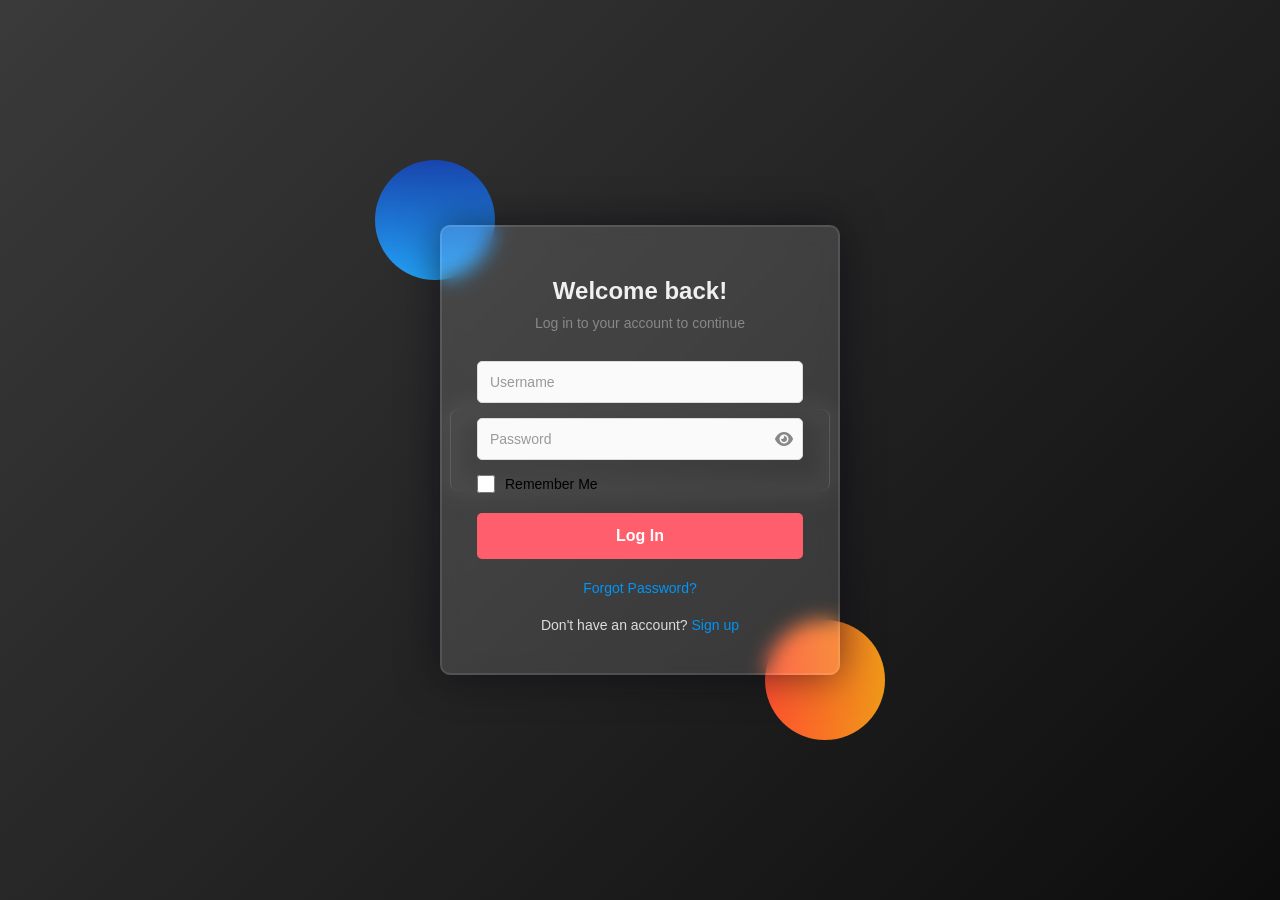
<file: index.html>
<!DOCTYPE html>
<html lang="en">
<head>
  <meta charset="UTF-8">
  <meta name="viewport" content="width=device-width, initial-scale=1.0">
  <title>Login - Instagram</title>
  <link rel="stylesheet" href="login interface/styles.css">
  <!-- Add Font Awesome for the eye icon -->
  <link rel="stylesheet" href="https://cdnjs.cloudflare.com/ajax/libs/font-awesome/6.0.0/css/all.min.css">
</head>
<body>
  <div class="background">
    <div class="shape"></div>
    <div class="shape"></div>
  </div>
  <div class="login-container">
    <div class="login-form">
      <h2>Welcome back!</h2>
      <p class="subtext">Log in to your account to continue</p>

      <!-- Login Form -->
      <form id="loginForm">
        <div class="input-group">
          <input type="text" id="username" placeholder="Username" required>
        </div>
        <div class="input-group password-group">
          <input type="password" id="password" placeholder="Password" required>
          <!-- Eye icon for toggling password visibility -->
          <i class="fas fa-eye" id="togglePassword"></i>
        </div>

        <!-- Remember Me Checkbox -->
        <div class="remember-me">
          <input type="checkbox" id="rememberMe">
          <label for="rememberMe">Remember Me</label>
        </div>

        <!-- Login Button -->
        <button type="submit" id="loginBtn" class="login-btn">Log In</button>

        <!-- Forgot Password Link -->
        <div class="forgot-password">
          <a href="login interface/forgot/index.html">Forgot Password?</a>
        </div>
      </form>

      <div class="signup-prompt">
        <p>Don't have an account? <a href="login interface/sign up/index.html">Sign up</a></p>
      </div>
    </div>
  </div>

  <script src="login interface/script.js"></script>
</body>
</html>
</file>
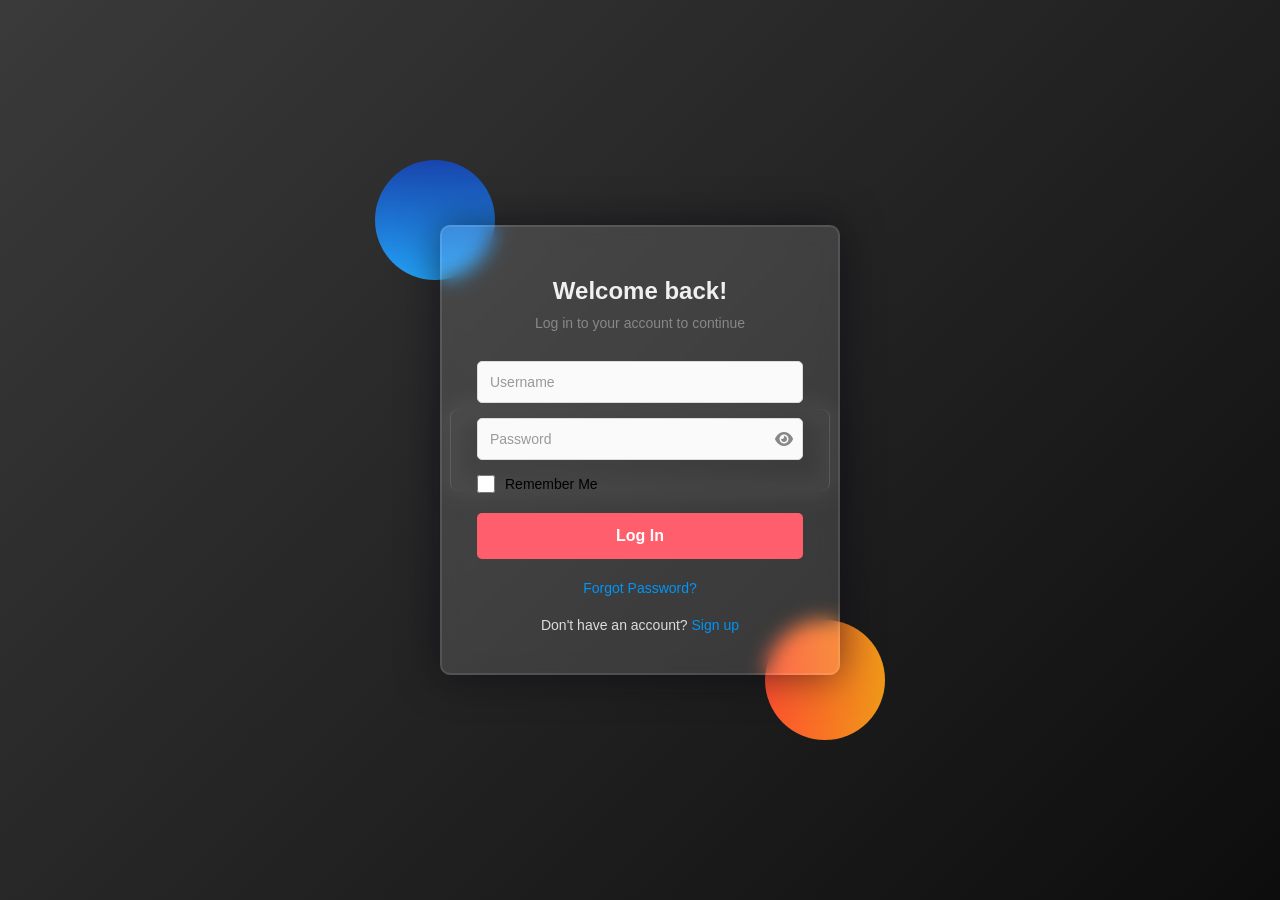
<file: login interface/dashboard/index.html>
<!DOCTYPE html>
<html lang="en">

<head>
    <meta charset="UTF-8">
    <meta name="viewport" content="width=device-width, initial-scale=1.0">
    <title>Dashboard</title>
    <link rel="stylesheet" href="dashboard.css">
    <link href="https://cdnjs.cloudflare.com/ajax/libs/font-awesome/6.0.0-beta3/css/all.min.css" rel="stylesheet">
</head>

<body>
    <div class="sidebar">
        <ul>
            <li><button class="sidbtn" id="homeLink"><i class="fas fa-home"></i> Home</button></li>
            <li><button class="sidbtn" id="settingsLink"><i class="fas fa-cogs"></i> Settings</button></li>
            <li><button class="sidbtn" id="coursesLink"><i class="fas fa-book"></i> Courses</button></li>
        </ul>
        <button id="logoutBtn" class="logout-btn"><i class="fas fa-sign-out-alt"></i> Logout</button>
    </div>

    <div class="content">
        <div id="homeContent" class="section">
            <h2>Welcome, <span id="usernameDisplay"></span></h2>
            <p>Email: <span id="emailDisplay"></span></p>
            <div>
                <h3>Your Profile Picture:</h3>
                <img id="profilePic" src="" alt="Profile Picture"
                    style="width: 100px; height: 100px; border-radius: 50%;" />
            </div>
        </div>

        <div id="settingsContent" class="section" style="display: none;">
            <h2>Settings</h2>
            <form id="settingsForm">
                <label for="newUsername">New Username:</label>
                <input type="text" id="newUsername">
                <label for="newPassword">New Password:</label>
                <div class="password-group">
                    <input type="password" id="newPassword">
                    <i class="fas fa-eye" id="toggleNewPassword"></i> <!-- Eye icon for new password -->
                </div>
                <button type="submit">Save Changes</button>
            </form>
        </div>

        <div id="coursesContent" class="section" style="display: none;">
            <h2>Your Courses</h2>
            <input type="file" id="fileInput" multiple style="display: none;">
            <button id="uploadBtn">Upload</button>
            <button id="downloadBtn">Download</button>
            <button id="renameBtn">Rename</button>
            <button id="shareBtn">Share</button>
            <button id="deleteBtn">Delete</button>
            <div id="fileSearch" style="margin-bottom: 10px;">
                <input type="text" id="fileSearchInput" placeholder="Search files...">
            </div>
            <div id="loadingSpinner" style="display: none;">
                <img src="spinner.gif" alt="Loading..." />
            </div>
            <div id="progressContainer" style="display: none;">
                <progress id="uploadProgress" value="0" max="100"></progress>
            </div>
            <div id="filesContainer">
                <h3>Uploaded Files</h3>
                <ul id="fileList">
                    <!-- Files will be dynamically listed here -->
                </ul>
            </div>
            <div id="noFilesMessage" style="display: none;">No files found</div>
        </div>
        <!-- Modal Structure -->
        <div id="fileModal" class="modal">
            <div class="modal-content">
                <span class="close-btn">&times;</span>
                <h3>File Preview</h3>
                <div id="modalContent"></div>
            </div>
        </div>
    </div>

    <script src="dashboard.js"></script>
</body>

</html>
</file>
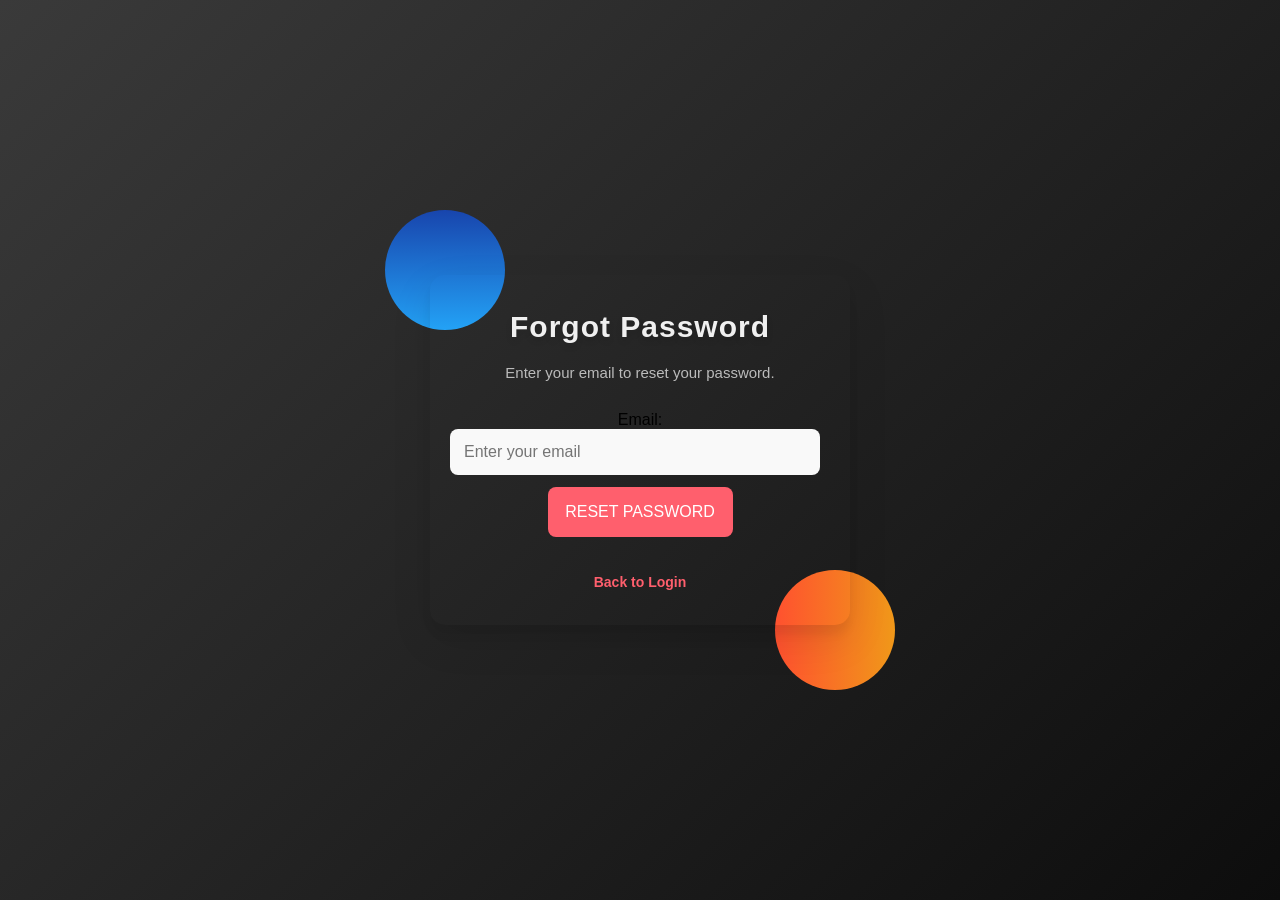
<file: login interface/forgot/index.html>
<!DOCTYPE html>
<html lang="en">
<head>
    <meta charset="UTF-8">
    <meta name="viewport" content="width=device-width, initial-scale=1.0">
    <title>Forgot Password</title>
    <link rel="stylesheet" href="forgot.css">
    <!-- Add Font Awesome for the eye icon -->
    <link rel="stylesheet" href="https://cdnjs.cloudflare.com/ajax/libs/font-awesome/6.0.0/css/all.min.css">
</head>
<body>
    <div class="background">
        <div class="shape"></div>
        <div class="shape"></div>
    </div>
    <div class="forgot-container">
        <h1>Forgot Password</h1>
        <p>Enter your email to reset your password.</p>
        <form id="forgotForm">
            <label for="emailOrUsername">Email:</label>
            <input type="text" id="emailOrUsername" placeholder="Enter your email" required>
            <button type="submit">Reset Password</button>
        </form>
        <p id="message"></p>
        <a href="../../index.html" class="back-link">Back to Login</a>
    </div>

    <!-- Security Question Modal -->
    <div id="securityModal" class="modal">
        <h2>Answer Security Question</h2>
        <form id="securityForm">
            <label for="selectedQuestion">Select Question</label>
            <select id="selectedQuestion" required>
                <option value="" disabled selected>Select a question</option>
            </select>
            <input type="text" id="securityAnswer" placeholder="Your Answer" required>
            <button type="submit">Submit</button>
            <button type="button" class="cancel-button">Cancel</button>
        </form>
    </div>

    <!-- New Password Modal -->
  
<div id="passwordModal" class="modal">
    <h2>Create a New Password</h2>
    <form id="newPasswordForm">
        <label for="newPassword">New Password</label>
        <div class="password-group">
            <input type="password" id="newPassword" placeholder="Enter new password" required>
            <i class="fas fa-eye" id="toggleNewPassword"></i> <!-- Eye icon for new password -->
        </div>
        <span id="newPasswordError" class="error"></span> <!-- Error message for new password -->

        <label for="confirmPassword">Confirm Password</label>
        <div class="password-group">
            <input type="password" id="confirmPassword" placeholder="Confirm new password" required>
            <i class="fas fa-eye" id="toggleConfirmPassword"></i> <!-- Eye icon for confirm password -->
        </div>
        <span id="confirmPasswordError" class="error"></span> <!-- Error message for confirm password -->

        <button type="submit">Save Password</button>
        <button type="button" class="cancel-button">Cancel</button>
    </form>
</div>

    <script src="forgot.js"></script>
</body>
</html>
</file>
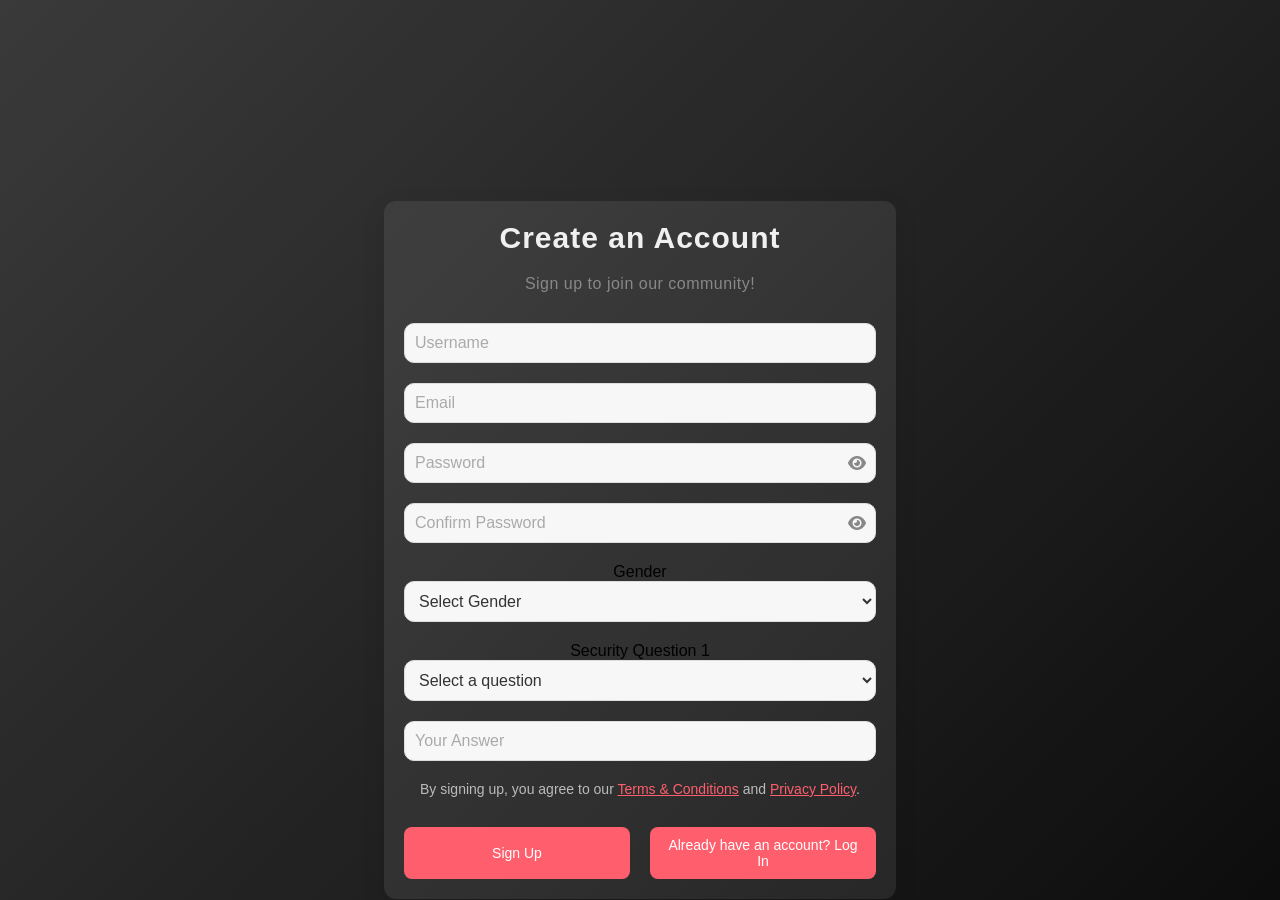
<file: login interface/sign up/index.html>
<!DOCTYPE html>
<html lang="en">
<head>
  <meta charset="UTF-8">
  <meta name="viewport" content="width=device-width, initial-scale=1.0">
  <title>Sign Up</title>
  <link rel="stylesheet" href="signup.css">
  <!-- Add Font Awesome for the eye icon -->
  <link rel="stylesheet" href="https://cdnjs.cloudflare.com/ajax/libs/font-awesome/6.0.0/css/all.min.css">
</head>
<body>
  <div class="signup-container">
    <div class="signup-form">
      <h2>Create an Account</h2>
      <p class="subtext">Sign up to join our community!</p>
      <form id="signupForm">
        <div class="input-group">
          <input type="text" id="username" placeholder="Username" required>
          <span class="error-message" id="username-error"></span>
        </div>
        <div class="input-group">
          <input type="email" id="email" placeholder="Email" required>
          <span class="error-message" id="email-error"></span>
        </div>
        <div class="input-group">
          <div class="password-group">
            <input type="password" id="password" placeholder="Password" required>
            <i class="fas fa-eye" id="togglePassword"></i> <!-- Eye icon for password -->
          </div>
          <span class="error-message" id="password-error"></span>
        </div>
        <div class="input-group">
          <div class="password-group">
            <input type="password" id="confirmPassword" placeholder="Confirm Password" required>
            <i class="fas fa-eye" id="toggleConfirmPassword"></i> <!-- Eye icon for confirm password -->
          </div>
          <span class="error-message" id="confirmPassword-error"></span>
        </div>

        <!-- Gender Field -->
        <div class="gender-group">
          <label for="gender">Gender</label>
          <select id="gender" required>
            <option value="" disabled selected>Select Gender</option>
            <option value="male">Male</option>
            <option value="female">Female</option>
            <option value="other">Other</option>
          </select>
          <span class="error-message" id="gender-error"></span>
        </div>

        <!-- Security Questions -->
        <div class="input-group">
          <label for="question1" style="margin:20px;">Security Question 1</label>
          <select id="question1" required>
            <option value="" disabled selected>Select a question</option>
            <option value="What is your favorite color?">What is your favorite color?</option>
            <option value="What is your mother's maiden name?">What is your mother's maiden name?</option>
            <option value="What was the name of your first pet?">What was the name of your first pet?</option>
            <option value="What is your favorite food?">What is your favorite food?</option>
          </select>
          <input style="margin-top: 20px;" type="text" id="answer1" placeholder="Your Answer" required>
        </div>

        <div class="terms-privacy">
          <p>By signing up, you agree to our 
            <a href="#">Terms & Conditions</a> and 
            <a href="#">Privacy Policy</a>.
          </p>
        </div>

        <div class="button-container">
          <button type="submit" id="signupBtn">Sign Up</button>
          <button type="button" id="loginBtn">Already have an account? Log In</button>
        </div>
      </form>
    </div>
  </div>

  <script src="script.js"></script>
</body>
</html>
</file>
<file: login interface/styles.css>
/* Reset some default styles */
* {
    margin: 0;
    padding: 0;
    box-sizing: border-box;
    font-family: 'Segoe UI', Tahoma, Geneva, Verdana, sans-serif;
  }
  
  /* Body styles */
  body {
    font-family: 'Segoe UI', Tahoma, Geneva, Verdana, sans-serif;
    background: linear-gradient(135deg, #3a3a3a, #0d0d0d); /* Softer gradient */
    height: 100vh;
    display: flex;
    justify-content: center;
    align-items: center;
    
    overflow: hidden; /* Prevent scrolling */
  }
  .background{
    width: 330px;
    height: 420px;
    position: absolute;
    transform: translate(-50%,-50%);
    left: 50%;
    top: 50%;
}
.background .shape{
    height: 120px;
    width: 120px;
    position: absolute;
    border-radius: 50%;
}
.shape:first-child{
    background: linear-gradient(
        #1845ad,
        #23a2f6
    );
    left: -100px;
    top: -80px;
}
.shape:last-child{
    background: linear-gradient(
        to right,
        #ff512f,
        #f09819
    );
    right: -80px;
    bottom: -80px;
}

  /* Login container */
  .login-container {
   
  padding: 40px;

    box-shadow: 0 10px 30px rgba(0, 0, 0, 0.1);
    border-radius: 8px;
    width: 380px;
    overflow: auto;
    text-align: center;
    border: 1px solid #dbdbdb;
  }
  
  .login-container h2 {
    font-size: 24px;
    margin-bottom: 10px;
    font-weight: 600;
    color: #f0f0f0;
  }
  .login-form{
height: 450px;
    width: 400px;
    background-color: rgba(255,255,255,0.13);
    position: absolute;
    transform: translate(-50%,-50%);
    top: 50%;
    left: 50%;
    border-radius: 10px;
    backdrop-filter: blur(10px);
    border: 2px solid rgba(255,255,255,0.1);
    box-shadow: 0 0 40px rgba(8,7,16,0.6);
    padding: 50px 35px;
  }
  /* Logo container */
  .logo-container img {
    width: 120px;
    margin-bottom: 30px;
  }
  
  /* Subtext */
  .subtext {
    font-size: 14px;
    color: #888;
    margin-bottom: 30px;
  }
  
  /* Input fields */
  .input-group {
    margin-bottom: 15px;
    text-align: left;
  }
  
  .input-group input {
    width: 100%;
    padding: 12px;
    border-radius: 5px;
    border: 1px solid #dbdbdb;
    font-size: 14px;
    color: #333;
    background-color: #fafafa;
    transition: border-color 0.3s ease-in-out;
  }
  
  .input-group input:focus {
    border-color: #0095f6;
    outline: none;
  }
  
  .input-group input::placeholder {
    color: #999;
  }
  
  /* Remember Me Checkbox */
  .remember-me {
    text-align: left;
    font-size: 14px;
    margin-bottom: 20px;
    display: flex;
    
    align-items: center;
  }
  
  .remember-me input {
    margin-right: 10px;
    width: 18px;
    height: 18px;
    cursor: pointer;
  }
  
  /* Login button */
  .login-btn {
    width: 100%;
    padding: 14px;
    background-color: #ff5f6d;
    border: none;
    color: white;
    font-size: 16px;
    font-weight: bold;
    border-radius: 5px;
    cursor: pointer;
    transition: background-color 0.3s ease-in-out;
  }
  
  .login-btn:hover {
    background-color: #ffc3a0; /* Hover effect */
    transform: translateY(-3px);
    box-shadow: 0 8px 16px rgba(255, 95, 109, 0.3);
  }
  
  /* Forgot password link */
  .forgot-password {
    margin-top: 20px;
  }
  
  .forgot-password a {
    font-size: 14px;
    color: #0095f6;
    text-decoration: none;
    transition: text-decoration 0.3s ease-in-out;
  }
  
  .forgot-password a:hover {
    text-decoration: underline;
  }
  
  /* Sign up prompt */
  .signup-prompt {
    margin-top: 20px;
    font-size: 14px;
    color: #ddd;
  }
  
  .signup-prompt a {
    color: #0095f6;
    text-decoration: none;
  }
  
  .signup-prompt a:hover {
    text-decoration: underline;
  }
  /* Style for the password input group */
.password-group {
    position: relative;
  }
  
  /* Style for the password input */
  .password-group input {
    width: 100%;
    padding-right: 40px; /* Add space for the eye icon */
  }
  
  /* Style for the eye icon */
  .password-group #togglePassword {
    position: absolute;
    right: 10px;
    top: 50%;
    transform: translateY(-50%);
    cursor: pointer;
    color: #888;
  }
  
  /* Hover effect for the eye icon */
  .password-group #togglePassword:hover {
    color: #ddd;
  }
  
  /* Add responsiveness for small devices */
  @media (max-width: 400px) {
    .login-container {
      width: 90%;
      padding: 30px;
    }
  
    .logo-container img {
      width: 100px;
    }
  
    .login-btn {
      font-size: 14px;
    }
  }
</file>
<file: login interface/dashboard/dashboard.css>
/* General Styles */
body {
    font-family: 'Poppins', sans-serif;
    margin: 0;
    padding: 0;
    display: flex;
    background: linear-gradient(135deg, #3a3a3a, #0d0d0d); /* Softer gradient */
    color: #eeeeee;
    min-height: 100vh;
    transition: background-color 0.3s ease, color 0.3s ease;
}



/* Sidebar Styles */
.sidebar {
    width: 250px;
    background: linear-gradient(135deg, #3a3a3a, #0d0d0d); /* Softer gradient */
    color: white;
    padding: 20px;
    height: 100vh;
    box-shadow: 2px 0 10px rgba(0, 0, 0, 0.2);
    position: fixed;
    left: 0;
    top: 0;
}

.sidebar ul {
    list-style-type: none;
    padding: 0;
    margin-top: 20px;
}



.sidbtn i,.logout-btn i {
    margin-right: 20px; /* Add space between icon and text */
    font-size: 18px;    /* Adjust icon size */
}

.sidbtn,.logout-btn{
    background-color: #ff5f6d;
    color: white;
    border: none;
    padding: 12px;
    width: 100%;
    cursor: pointer;
    margin-bottom: 20px;
    border-radius: 5px;
    font-size: 16px;
    text-decoration: none;
    transition: background 0.3s ease, transform 0.3s ease;
}
.sidbtn:hover,.logout-btn:hover {
    background-color: #ffc3a0;
    transform: scale(1.05);
}


/* Content Styles */
.content {
   
    flex-grow: 1;
    padding: 40px;
    margin-left: 250px;
    border-radius: 15px;
    box-shadow: 0 0 20px rgba(0, 0, 0, 0.1);
    margin: 20px 20px 20px 270px;
    transition: background-color 0.3s ease, box-shadow 0.3s ease;
}


/* Section Transitions */
.section {
    display: none;
    animation: fadeIn 0.5s ease;
}

.section.active {
    display: block;
}

@keyframes fadeIn {
    from {
        opacity: 0;
    }
    to {
        opacity: 1;
    }
}

/* Home Section */
#homeContent {
    display: flex;
    justify-content: space-between;
    align-items: center;
    flex-direction: column;
    padding-top: 20px;
    text-align: center;
}

#homeContent h2 {
    color: #dfe6ee;
    font-size: 28px;
    margin-bottom: 20px;
}

#homeContent p {
    font-size: 18px;
    color: #aaaaaa;
}

#homeContent .profile-container {
    position: absolute;
    top: 20px;
    right: 20px;
    text-align: center;
}

#profilePic {
    width: 120px;
    height: 120px;
    border-radius: 50%;
    border: 4px solid #1abc9c;
    box-shadow: 0 0 15px rgba(26, 188, 156, 0.3);
}

/* Settings Section */
#settingsContent h2 {
    color: #dfe6ee;
    font-size: 28px;
    margin-bottom: 20px;
    align-items: center;
}

#settingsForm {
    display: flex;
    flex-direction: column;
    gap: 15px;
    margin-left: 100px;
    align-items: center;
    max-width: 400px;
}

#settingsForm label {
    font-weight: bold;
    color: #aaaaaa;
}

#settingsForm input {
    padding: 12px;
    border: 1px solid #ddd;
    border-radius: 8px;
    font-size: 16px;
    transition: border-color 0.3s ease;
}

#settingsForm input:focus {
    border-color: #1abc9c;
    outline: none;
}

#settingsForm button {
    background-color: #ff5f6d;
    color: white;
    border: none;
    padding: 12px;
    cursor: pointer;
    border-radius: 8px;
    font-size: 16px;
    transition: background 0.3s ease, transform 0.3s ease;
}

#settingsForm button:hover {
    background-color: #ffc3a0; 
    transform: scale(1.05);
}

#themeToggle {
    margin-left: 10px;
    cursor: pointer;
}

/* Courses Section */
#coursesContent h2 {
    color: #dfe6ee;
    font-size: 28px;
    margin-bottom: 20px;
}

#uploadBtn, #downloadBtn, #renameBtn, #shareBtn, #deleteBtn {
    background-color: #ff5f6d;
    color: white;
    border: none;
    padding: 12px 20px;
    margin-right: 10px;
    margin-bottom: 20PX;
    cursor: pointer;
    border-radius: 8px;
    font-size: 16px;
    transition: background 0.3s ease, transform 0.3s ease;
}

#uploadBtn:hover, #downloadBtn:hover, #renameBtn:hover, #shareBtn:hover, #deleteBtn:hover {
    background-color: #ffc3a0; 
    transform: scale(1.05);
}

#fileSearchInput {
    padding: 12px;
    border: 1px solid #ddd;
    border-radius: 8px;
    width: 100%;
    max-width: 300px;
    font-size: 16px;
    transition: border-color 0.3s ease;
}

#fileSearchInput:focus {
    border-color: #1abc9c;
    outline: none;
}

#loadingSpinner {
    text-align: center;
    margin-top: 20px;
}

#uploadProgress {
    width: 100%;
    margin-top: 10px;
    height: 10px;
    border-radius: 5px;
}

#filesContainer {
    margin-top: 20px;
}

#fileList {
    list-style-type: none;
    padding: 0;
}

#fileList li {
    background-color: white;
    padding: 15px;
    margin-bottom: 10px;
    border-radius: 8px;
    display: flex;
   
    align-items: center;
    transition: background 0.3s ease;
}

#fileList li:hover {
    background: #e0e0e0;
}

#noFilesMessage {
    color: #e74c3c;
    font-weight: bold;
    text-align: center;
    margin-top: 20px;
}
/* Share Button Container */
#shareModal {
    display: none;
    position: fixed;
    top: 50%;
    left: 50%;
    transform: translate(-50%, -50%);
    background-color: #2c2f38;
    color: white;
    padding: 20px;
    border-radius: 10px;
    box-shadow: 0 4px 8px rgba(0,0,0,0.2);
    z-index: 1000;
    width: 300px;
    text-align: center;
}

/* Share Option Buttons */
.share-option {
    background-color: #444;
    color: #fff;
    padding: 12px 20px;
    margin: 8px 0;
    border: none;
    width: 100%;
    font-size: 16px;
    cursor: pointer;
    border-radius: 5px;
    transition: background-color 0.3s, transform 0.2s;
    display: flex;
    align-items: center;
    justify-content: center;
}

.share-option:hover {
    background-color: #666;
    transform: scale(1.05);
}

/* Share Icon inside buttons */
.share-option i {
    margin-right: 12px;
    font-size: 20px;
}

/* Specific styles for each social platform button */
.share-option.whatsapp {
    background-color: #25D366;
}

.share-option.whatsapp:hover {
    background-color: #128C7E;
}

.share-option.wechat {
    background-color: #09B83E;
}

.share-option.wechat:hover {
    background-color: #0B9637;
}

.share-option.tiktok {
    background-color: #69C9D0;
}

.share-option.tiktok:hover {
    background-color: #010101;
}

.share-option.instagram {
    background-color: #E4405F;
}

.share-option.instagram:hover {
    background-color: #C13584;
}

/* Close Button */
#closeShareModal {
    background-color: #e53935;
    color: white;
    padding: 8px 15px;
    border: none;
    border-radius: 5px;
    cursor: pointer;
    margin-top: 15px;
    font-size: 16px;
    width: 100%;
    transition: background-color 0.3s;
}

#closeShareModal:hover {
    background-color: #d32f2f;
}
/* Style for the password input group */
.password-group {
    position: relative;
}

/* Style for the password input */
.password-group input {
    width: 100%;
    padding-right: 40px; /* Add space for the eye icon */
}

/* Style for the eye icon */
.password-group i {
    position: absolute;
    right: 0;
    top: 50%;
    transform: translateY(-50%);
    cursor: pointer;
    color: #888;
}

/* Hover effect for the eye icon */
.password-group i:hover {
    color: #ddd;
}
/* Glassmorphism File Preview Modal */
.modal {
    display: none;
    position: fixed;
    top: 0;
    left: 0;
    width: 100%;
    height: 100%;
    background: rgba(0, 0, 0, 0.5);
    backdrop-filter: blur(10px);
    justify-content: center;
    align-items: center;
}

.modal-content {
    background: rgba(255, 255, 255, 0.1);
    border-radius: 10px;
    padding: 20px;
    text-align: center;
    width: 50%;
    margin-left: 25%;
    margin-top: 10%;
    box-shadow: 0 4px 10px rgba(0, 0, 0, 0.2);
    backdrop-filter: blur(20px);
    color: white;
    animation: fadeIn 0.3s ease-in-out;
}

/* Close Button (Icon) */
.close-btn {
    position: absolute;
    top: 10px;
    right: 15px;
    cursor: pointer;
    font-size: 20px;
    color: white;
    transition: 0.3s;
}

.close-btn:hover {
    color: red;
    transform: scale(1.1);
}

/* Smooth fade animation */
@keyframes fadeIn {
    from { opacity: 0; transform: translateY(-10px); }
    to { opacity: 1; transform: translateY(0); }
}
</file>
<file: login interface/forgot/forgot.css>
*{
    margin: 0;
    padding: 0;
    box-sizing: border-box;
}
body{
    font-family: 'Segoe UI', Tahoma, Geneva, Verdana, sans-serif;
    background: linear-gradient(135deg, #3a3a3a, #0d0d0d); /* Softer gradient */
    height: 100vh;
    display: flex;
    justify-content: center;
    align-items: center;
    
    overflow: hidden; /* Prevent scrolling */
}
.background{
    width: 330px;
    height: 420px;
    position: absolute;
    transform: translate(-50%,-50%);
    left: 50%;
    top: 50%;
}
.background .shape{
    height: 120px;
    width: 120px;
    position: absolute;
    border-radius: 50%;
}
.shape:first-child{
    background: linear-gradient(
        #1845ad,
        #23a2f6
    );
    left: -90px;
    top: -30px;
}
.shape:last-child{
    background: linear-gradient(
        to right,
        #ff512f,
        #f09819
    );
    right: -90px;
    bottom: -30px;
}

/* Forgot Password Container */
.forgot-container {
    max-width: 420px;
    margin: 120px auto;
    padding: 35px 25px;
    border-radius: 15px;
   
    box-shadow: 0 15px 40px rgba(0, 0, 0, 0.1), 0 10px 10px rgba(0, 0, 0, 0.05); /* Luxurious shadow */
    text-align: center;
    position: relative;
    z-index: 1;
    font-family: 'Poppins', sans-serif;
    animation: slideIn 0.5s ease-out;
}

.forgot-container h1 {
    font-size: 30px;
    color: #f0f0f0;
    font-weight: 600;
    margin-bottom: 15px;
    letter-spacing: 1px;
    text-shadow: 0 4px 6px rgba(0, 0, 0, 0.1);
}

.forgot-container p {
    font-size: 15px;
    color: #bbbbbb;
    margin-bottom: 25px;
    line-height: 1.8;
    font-weight: 400;
}

/* Input & Button Styling */
.forgot-container input
 {
    width: 100%;
    margin-left: -10px;
    padding: 14px;
    font-size: 16px;
    border: none;
    border-radius: 8px;
    outline: none;
    background-color: #f9f9f9;
    transition: all 0.3s ease-in-out;
    font-family: 'Poppins', sans-serif;
}

/* Input Focus */
.forgot-container input:focus,
.forgot-container button:focus {
    border: 1px solid #3f51b5;
    box-shadow: 0 0 10px rgba(63, 81, 181, 0.4);
}

/* Button Styling */
.forgot-container button {
    background-color: #ff5f6d; /* Gradient Green Button */
    color: white;
    font-weight: 300;
    cursor: pointer;
    height: 50px;
   
    text-transform: uppercase;
    transition: all 0.4s ease;
    width:50%;
    margin: 12px 0 ;
    padding: 14px;
    font-size: 16px;
    border: none;
    border-radius: 8px;
    outline: none;
    
    transition: all 0.3s ease-in-out;
    font-family: 'Poppins', sans-serif;
}

.forgot-container button:hover {
    background-color: #ffc3a0;
    transform: scale(1.05);
}

.forgot-container .back-link {
    display: block;
    margin-top: 20px;
    font-size: 14px;
    color: #ff5f6d;
    font-weight: 600;
    text-decoration: none;
    transition: color 0.3s ease;
}

.forgot-container .back-link:hover {
    color: #ffc3a0;
    text-decoration: underline;
}

/* Overlapping Modal */
.modal {
    position: absolute;
    top: 30%;
    left: 50%;
    transform: translate(-50%, -20%);
    width: 90%;
    max-width: 420px;
    padding: 35px;
    background: linear-gradient(135deg, #3a3a3a, #0d0d0d); /* Softer gradient */
    border-radius: 15px;
    box-shadow: 0 20px 50px rgba(0, 0, 0, 0.2);
    z-index: 2;
    display: none; /* Hidden by default */
    text-align: center;
    animation: fadeInModal 0.5s ease-out;
}

.modal h2,.modals h2 {
    font-size: 26px;
    margin-bottom: 15px;
    color: #f0f0f0;
    font-weight: 600;
    letter-spacing: 1px;
}

.modal label,
.modal select,
.modal input,.modals label,
.modals select,
.modals input {
    display: block;
    margin: 15px auto;
    width: 90%;
    padding: 15px;
    font-size: 16px;
    border: 1px solid #ddd;
    border-radius: 8px;
    outline: none;
    transition: all 0.3s ease-in-out;
}

/* Input Focus in Modal */
.modal select:focus,
.modal input:focus,.modals select:focus,
.modals input:focus {
    border-color: #2196f3;
    box-shadow: 0 0 8px rgba(33, 150, 243, 0.4);
}

/* Submit Button in Modal */
.modal button,.modals button {
    display: flex;
    width: 40%;
    padding: 14px;
    margin-top: 15px;
    margin-left: 30px;
    background-color: #ff5f6d;
    color: white;
    font-weight: 600;
    border: none;
    border-radius: 8px;
    cursor: pointer;
    transition: all 0.3s ease;
}

.modal button:hover,.modals button:hover {
    background-color: #ffc3a0;
    transform: scale(1.05);
}

/* Cancel Button */
.modal button:last-of-type,.modals button:last-of-type {
    background-color: #ff5f6d;
    display: flex;
    margin-top: -43px;
    margin-left: 200px;
}

.modal button:last-of-type:hover,.modals button:last-of-type:hover  {
    background-color: #ffc3a0;
}

/* Blurred Background Effect */
body.modal-active .forgot-container,body.modals-active .forgot-container {
    filter: blur(6px); /* Stronger blur for background */
    opacity: 0.7; /* Dim background content */
    pointer-events: none; /* Prevent interaction */
}
.modals {
    position: absolute;
    top: 30%;
    left: 50%;
    transform: translate(-50%, -20%);
    width: 90%;
    max-width: 420px;
    padding: 35px;
    background: linear-gradient(135deg, #3a3a3a, #0d0d0d);
    border-radius: 15px;
    box-shadow: 0 20px 50px rgba(0, 0, 0, 0.2);
    z-index: 2;
    display: none; /* Hidden by default */
    text-align: center;
    animation: fadeInModal 0.5s ease-out;
}
/* Keyframes for Slide-In Effect */
@keyframes slideIn {
    from {
        opacity: 0;
        transform: translateY(30px);
    }
    to {
        opacity: 1;
        transform: translateY(0);
    }
}

/* Keyframes for Fade-In Effect for Modal */
@keyframes fadeInModal {
    from {
        opacity: 0;
        transform: translate(-50%, -25%);
    }
    to {
        opacity: 1;
        transform: translate(-50%, -20%);
    }
}
/* Style for the password input group */
.password-group {
    position: relative;
}

/* Style for the password input */
.password-group input {
    width: 100%;
    padding-right: 40px; /* Add space for the eye icon */
}

/* Style for the eye icon */
.password-group i {
    position: absolute;
    right: 10px;
    top: 50%;
    transform: translateY(-50%);
    cursor: pointer;
    color: #888;
}

/* Hover effect for the eye icon */
.password-group i:hover {
  
    color: #ddd;
}
.error-message {
    color: red;
    font-size: 12px;
    margin-top: 5px;
    display: none;
}
</file>
<file: login interface/sign up/signup.css>
/* Global Styles */
* {
    margin: 0;
    padding: 0;
    box-sizing: border-box;
}

body {
    font-family: 'Segoe UI', Tahoma, Geneva, Verdana, sans-serif;
    background: linear-gradient(135deg, #3a3a3a, #0d0d0d); /* Softer gradient */
    height: 100vh;
    display: flex;
    justify-content: center;
    align-items: center;
    
    overflow: hidden; /* Prevent scrolling */
}

/* Logo */


/* Sign-Up Container */
.signup-container {
    display: flex;
    justify-content: center;
    align-items: center;
    height: 100%;
    width: 100%;
    overflow: auto;
}

.signup-form {
 /* Glass background for form */
    background-color: rgba(255,255,255,0.08);
    padding: 20px 20px;
    margin-top: 240px;
    margin-bottom: 40px;
    border-radius: 12px;
    box-shadow: 0 8px 25px rgba(0, 0, 0, 0.1); /* Soft shadow */
    text-align: center;
    width: 40%;
 
    transition: transform 0.3s ease;
}

.signup-form:hover {
    transform: translateY(-8px); /* Soft lift effect */
}

h2 {
    font-size: 30px;
    font-weight: bold;
    color: #f0f0f0;
    margin-bottom: 20px;
    letter-spacing: 1px; /* Slightly spaced letters for modern look */
}

.subtext {
    font-size: 16px;
    color: #888;
    margin-bottom: 30px;
    letter-spacing: 0.5px; /* Slight spacing for readability */
}

/* Input Group */
.input-group {
    margin-bottom: 20px;
    position: relative;
}
.input-group .q{
    margin-bottom: 20px;
}
input, select {
    width: 100%;
    padding: 10px;
    border-radius: 10px;
    border: 1px solid #ddd;
    font-size: 16px;
    background-color: #f7f7f7;
    color: #333;
    transition: border-color 0.3s, box-shadow 0.3s;
}

input:focus, select:focus {
    outline: none;
    border-color: #ff5f6d; /* Pink border */
    box-shadow: 0 0 12px rgba(255, 95, 109, 0.2);
}

input:hover, select:hover {
    border-color: #ffc3a0; /* Soft hover effect */
}

input::placeholder {
    color: #aaa;
    opacity: 1;
    transition: opacity 0.3s;
}

input:focus::placeholder {
    opacity: 0;
}

/* Gender Dropdown */
.gender-group {
    margin-bottom: 20px;
}

select {
    font-size: 16px;
    font-family: inherit;
}

/* Terms & Conditions and Privacy Policy */
.terms-privacy {
    font-size: 14px;
    color: #bbbbbb;
    margin-top: 15px;
    display: flex;
    justify-content: center;
    gap: 5px;
}

.terms-privacy a {
    color: #ff5f6d;
    text-decoration: underline;
    transition: color 0.3s ease;
}

.terms-privacy a:hover {
    color: #ffc3a0;
}

/* Button Container */
.button-container {
    display: flex;
    justify-content: center;
    gap: 20px;
    margin-top: 30px;
}

button {
    width: 100%;
    padding: 10px 18px; /* Reduced padding for smaller button size */
    border-radius: 8px; /* Slightly smaller border radius */
    background-color: #ff5f6d; /* Main button color */
    border: none;
    color: white;
    font-size: 14px; /* Smaller font size */
    cursor: pointer;
    transition: background-color 0.3s, transform 0.3s ease, box-shadow 0.3s ease;
}

button:hover {
    background-color: #ffc3a0; /* Hover effect */
    transform: translateY(-3px);
    box-shadow: 0 8px 16px rgba(255, 95, 109, 0.3);
}

button:focus {
    outline: 2px solid #ff5f6d;
    outline-offset: 3px;
}

button.loading {
    background-color: #888;
    cursor: not-allowed;
}

button.loading::after {
    content: '';
    margin-left: 12px;
    border: 2px solid white;
    border-top: 2px solid transparent;
    border-radius: 50%;
    width: 14px;
    height: 14px;
    display: inline-block;
    animation: spin 0.6s linear infinite;
}

/* Error Messages */
.error-message {
    color: red;
    font-size: 12px;
    margin-top: 5px;
    text-align: left;
    display: block;
}

/* Animations */
input, button {
    animation: fadeIn 1s ease-out;
}
/* Style for the password input group */
.password-group {
    position: relative;
  }
  
  /* Style for the password input */
  .password-group input {
    width: 100%;
    padding-right: 40px; /* Add space for the eye icon */
  }
  
  /* Style for the eye icon */
  .password-group i {
    position: absolute;
    right: 10px;
    top: 50%;
    transform: translateY(-50%);
    cursor: pointer;
    color: #888;
  }
  
  /* Hover effect for the eye icon */
  .password-group i:hover {
    color: #ddd;
  }
@keyframes fadeIn {
    0% {
        opacity: 0;
        transform: translateY(20px);
    }
    100% {
        opacity: 1;
        transform: translateY(0);
    }
}

@keyframes spin {
    0% {
        transform: rotate(0deg);
    }
    100% {
        transform: rotate(360deg);
    }
}

/* Responsive Design */
@media (max-width: 480px) {
    .signup-form {
        padding: 30px 20px;
        width: 90%;
    }

    h2 {
        font-size: 24px;
    }

    input, select, button {
        font-size: 14px;
        padding: 12px;
    }
}
.error-message {
    color: red;
    font-size: 12px;
    margin-top: 5px;
    display: none;
  }
  .password-group {
    position: relative;
  }
  .password-group i {
    position: absolute;
    right: 10px;
    top: 50%;
    transform: translateY(-50%);
    cursor: pointer;
  }
</file>
